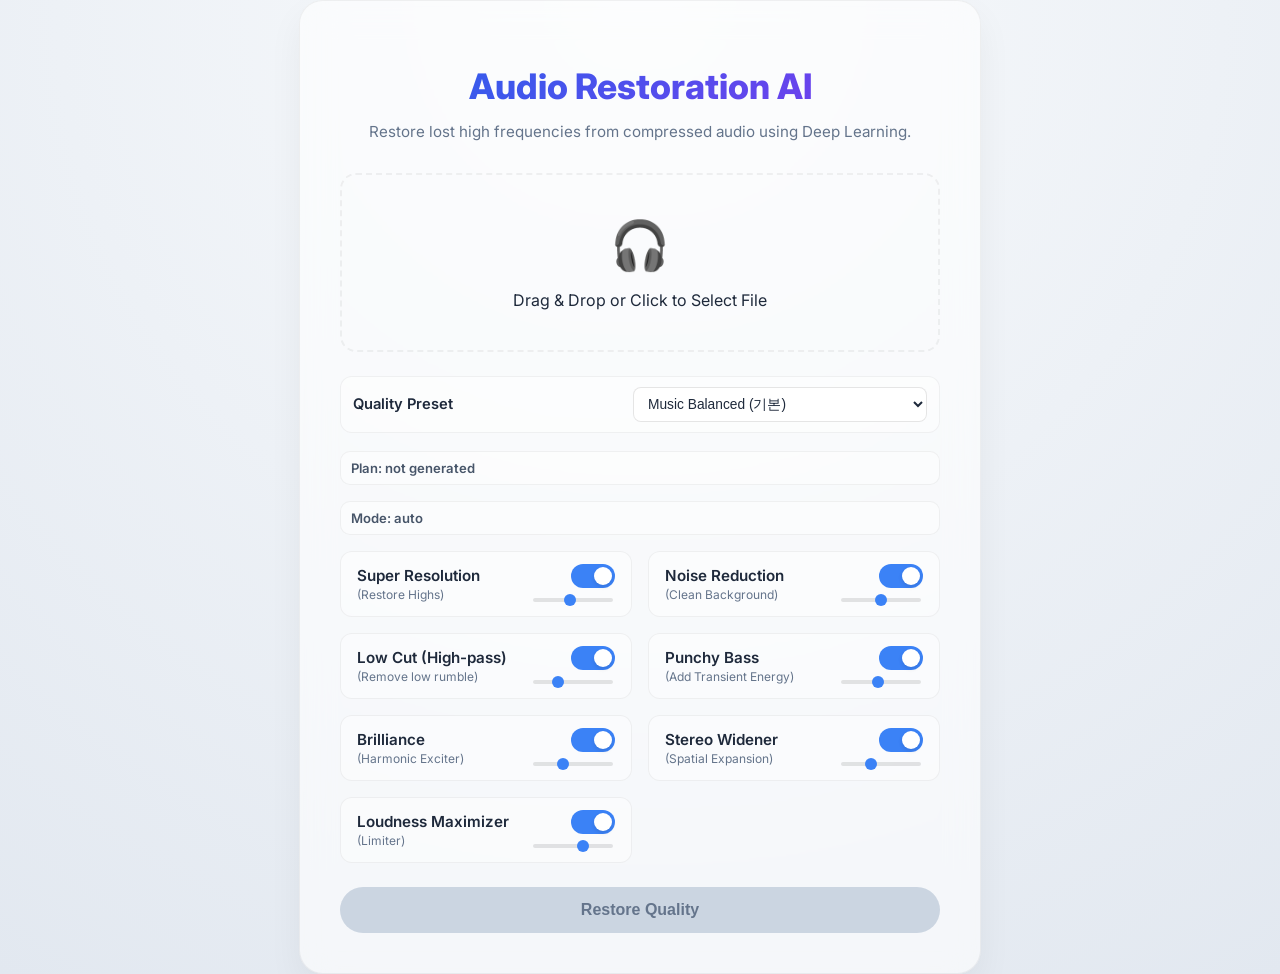
<file: frontend/index.html>
<!DOCTYPE html>
<html lang="en">
<head>
    <meta charset="UTF-8">
    <meta name="viewport" content="width=device-width, initial-scale=1.0">
    <title>Audio Restoration AI</title>
    <link rel="manifest" href="./manifest.json">
    <link rel="stylesheet" href="index.css">
    <link href="https://fonts.googleapis.com/css2?family=Inter:wght@400;600;800&display=swap" rel="stylesheet">
</head>
<body>
    <div class="container">
        <h1>Audio Restoration AI</h1>
        <p class="subtitle">Restore lost high frequencies from compressed audio using Deep Learning.</p>
        
        <form id="upload-form">
            <div class="upload-area" id="drop-zone">
                <div class="icon">🎧</div>
                <div id="file-name-display">Drag & Drop or Click to Select File</div>
                <input type="file" id="audio-file" accept="audio/*" required>
            </div>

            <div class="preset-row">
                <label for="quality-preset">Quality Preset</label>
                <select id="quality-preset">
                    <option value="music_balanced" selected>Music Balanced (기본)</option>
                    <option value="voice_clean">Voice Clean (보컬/대화)</option>
                    <option value="compressed_repair">Compressed Repair (저비트레이트 복원)</option>
                </select>
            </div>
            <div id="plan-source-badge" class="plan-source-badge">Plan: not generated</div>
            <div id="processing-mode-badge" class="plan-source-badge">Mode: auto</div>
            
            <div class="options-grid">
                <label class="toggle-container">
                    <span>Super Resolution <small>(Restore Highs)</small></span>
                    <div class="control-group">
                        <label class="switch">
                            <input type="checkbox" id="opt-super-res" checked>
                            <span class="slider round"></span>
                        </label>
                        <input type="range" id="val-super-res" min="0" max="100" value="50" class="intensity-slider">
                    </div>
                </label>
                <label class="toggle-container">
                    <span>Noise Reduction <small>(Clean Background)</small></span>
                    <div class="control-group">
                        <label class="switch">
                            <input type="checkbox" id="opt-noise-reduction" checked>
                            <span class="slider round"></span>
                        </label>
                        <input type="range" id="val-noise-reduction" min="0" max="100" value="60" class="intensity-slider">
                    </div>
                </label>
                <label class="toggle-container">
                    <span>Low Cut (High-pass) <small>(Remove low rumble)</small></span>
                    <div class="control-group">
                        <label class="switch">
                            <input type="checkbox" id="opt-highpass" checked>
                            <span class="slider round"></span>
                        </label>
                       <input type="range" id="val-highpass" min="20" max="200" value="80" class="intensity-slider">
                    </div>
                </label>
                <label class="toggle-container">
                    <span>Punchy Bass <small>(Add Transient Energy)</small></span>
                    <div class="control-group">
                        <label class="switch">
                            <input type="checkbox" id="opt-punchy-bass" checked>
                            <span class="slider round"></span>
                        </label>
                        <input type="range" id="val-punchy-bass" min="0" max="100" value="50" class="intensity-slider">
                    </div>
                </label>
                <label class="toggle-container">
                    <span>Brilliance <small>(Harmonic Exciter)</small></span>
                    <div class="control-group">
                        <label class="switch">
                            <input type="checkbox" id="opt-brilliance" checked>
                            <span class="slider round"></span>
                        </label>
                        <input type="range" id="val-brilliance" min="0" max="100" value="40" class="intensity-slider">
                    </div>
                </label>
                <label class="toggle-container">
                    <span>Stereo Widener <small>(Spatial Expansion)</small></span>
                    <div class="control-group">
                        <label class="switch">
                            <input type="checkbox" id="opt-stereo" checked>
                            <span class="slider round"></span>
                        </label>
                        <input type="range" id="val-stereo" min="0" max="100" value="40" class="intensity-slider">
                    </div>
                </label>
                <label class="toggle-container">
                    <span>Loudness Maximizer <small>(Limiter)</small></span>
                    <div class="control-group">
                        <label class="switch">
                            <input type="checkbox" id="opt-limiter" checked>
                            <span class="slider round"></span>
                        </label>
                        <input type="range" id="val-limiter" min="0" max="100" value="80" class="intensity-slider">
                    </div>
                </label>
            </div>
            
            <div id="warning-box" class="warning-box" style="display: none;"></div>

            <button type="submit" id="submit-btn" class="primary-btn" disabled>Restore Quality</button>
        </form>

        <div class="loader-container" id="loader">
            <div class="loader"></div>
            <div class="status-text">Processing Audio with AI...</div>
        </div>

        <div class="result-area" id="result-area">
            <h3>Restoration Complete!</h3>
            
            <div id="analysis-report" class="analysis-report">
                <h4>📊 전문 마스터링 데이터 리포트</h4>
                <div class="metric">
                    <span class="label">체감 볼륨 (LUFS):</span>
                    <span id="metric-lufs" class="value">--</span>
                </div>
                <div class="metric">
                    <span class="label">다이내믹스 (Crest Factor):</span>
                    <span id="metric-crest" class="value">--</span>
                </div>
                <div class="metric">
                    <span class="label">위상 상관계수 (Phase Corr):</span>
                    <span id="metric-phase" class="value">--</span>
                </div>
                <div id="analysis-feedback" class="feedback-box"></div>
            </div>

            <p style="color: #64748b; font-size: 0.9rem; margin-top: 24px; margin-bottom: 8px;">Original Audio:</p>
            <audio id="original-player" class="audio-player" controls></audio>
            
            <p style="color: #64748b; font-size: 0.9rem; margin-top: 16px; margin-bottom: 8px;">Restored Audio:</p>
            <audio id="restored-player" class="audio-player" controls></audio>

            <div class="feedback-actions">
                <button type="button" class="feedback-btn" data-feedback="good">👍 좋음</button>
                <button type="button" class="feedback-btn" data-feedback="neutral">😐 보통</button>
                <button type="button" class="feedback-btn" data-feedback="bad">👎 별로</button>
            </div>
            <div id="feedback-status" class="feedback-status"></div>
            
            <a href="#" id="download-link" class="download-btn" download>📥 Download High-Quality Audio (.wav)</a>
        </div>
    </div>
    <script src="app.js"></script>
</body>
</html>
</file>
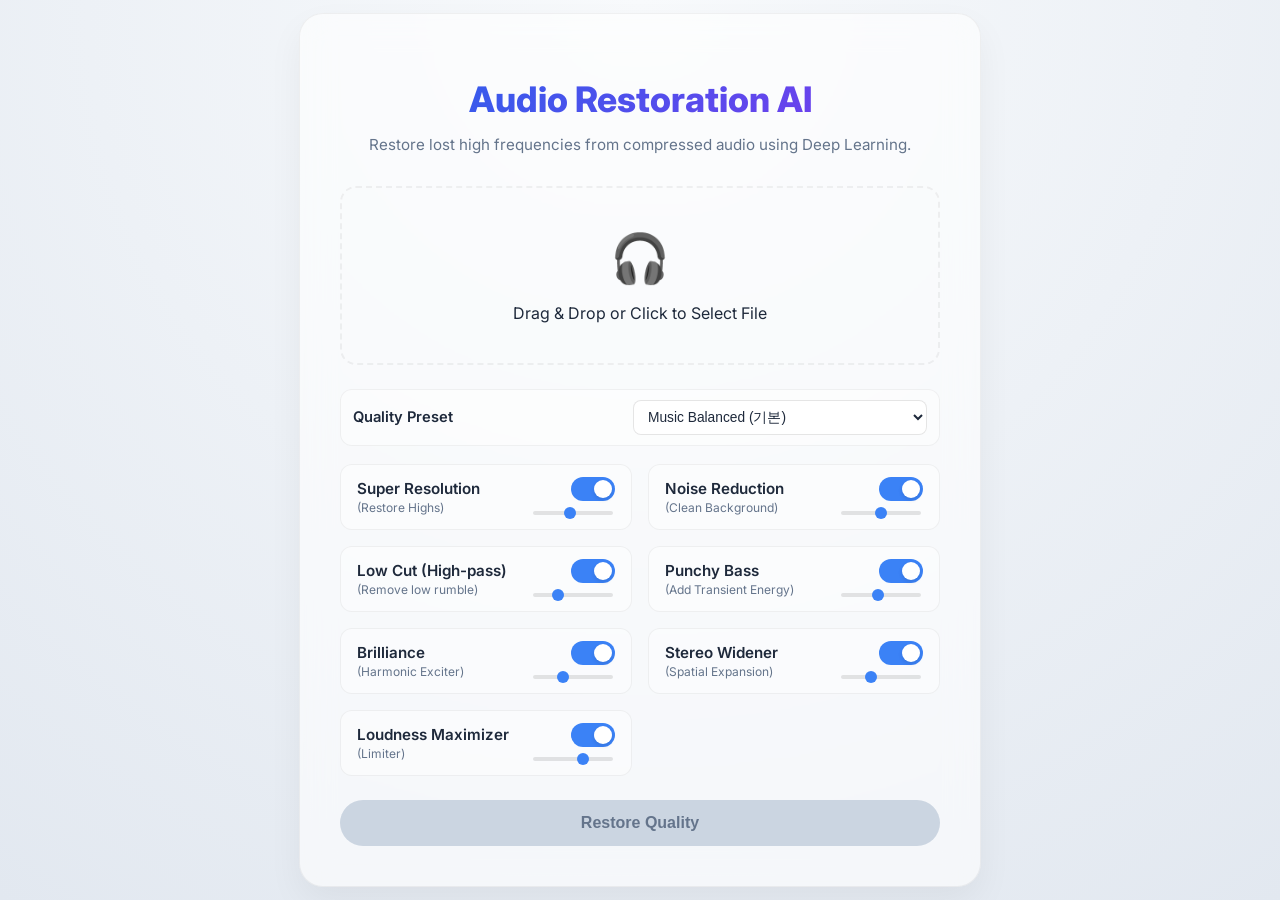
<file: test/backups/20260414_194504/index.html>
<!DOCTYPE html>
<html lang="en">
<head>
    <meta charset="UTF-8">
    <meta name="viewport" content="width=device-width, initial-scale=1.0">
    <title>Audio Restoration AI</title>
    <link rel="manifest" href="./manifest.json">
    <link rel="stylesheet" href="index.css">
    <link href="https://fonts.googleapis.com/css2?family=Inter:wght@400;600;800&display=swap" rel="stylesheet">
</head>
<body>
    <div class="container">
        <h1>Audio Restoration AI</h1>
        <p class="subtitle">Restore lost high frequencies from compressed audio using Deep Learning.</p>
        
        <form id="upload-form">
            <div class="upload-area" id="drop-zone">
                <div class="icon">🎧</div>
                <div id="file-name-display">Drag & Drop or Click to Select File</div>
                <input type="file" id="audio-file" accept="audio/*" required>
            </div>

            <div class="preset-row">
                <label for="quality-preset">Quality Preset</label>
                <select id="quality-preset">
                    <option value="music_balanced" selected>Music Balanced (기본)</option>
                    <option value="voice_clean">Voice Clean (보컬/대화)</option>
                    <option value="compressed_repair">Compressed Repair (저비트레이트 복원)</option>
                </select>
            </div>
            
            <div class="options-grid">
                <label class="toggle-container">
                    <span>Super Resolution <small>(Restore Highs)</small></span>
                    <div class="control-group">
                        <label class="switch">
                            <input type="checkbox" id="opt-super-res" checked>
                            <span class="slider round"></span>
                        </label>
                        <input type="range" id="val-super-res" min="0" max="100" value="50" class="intensity-slider">
                    </div>
                </label>
                <label class="toggle-container">
                    <span>Noise Reduction <small>(Clean Background)</small></span>
                    <div class="control-group">
                        <label class="switch">
                            <input type="checkbox" id="opt-noise-reduction" checked>
                            <span class="slider round"></span>
                        </label>
                        <input type="range" id="val-noise-reduction" min="0" max="100" value="60" class="intensity-slider">
                    </div>
                </label>
                <label class="toggle-container">
                    <span>Low Cut (High-pass) <small>(Remove low rumble)</small></span>
                    <div class="control-group">
                        <label class="switch">
                            <input type="checkbox" id="opt-highpass" checked>
                            <span class="slider round"></span>
                        </label>
                       <input type="range" id="val-highpass" min="20" max="200" value="80" class="intensity-slider">
                    </div>
                </label>
                <label class="toggle-container">
                    <span>Punchy Bass <small>(Add Transient Energy)</small></span>
                    <div class="control-group">
                        <label class="switch">
                            <input type="checkbox" id="opt-punchy-bass" checked>
                            <span class="slider round"></span>
                        </label>
                        <input type="range" id="val-punchy-bass" min="0" max="100" value="50" class="intensity-slider">
                    </div>
                </label>
                <label class="toggle-container">
                    <span>Brilliance <small>(Harmonic Exciter)</small></span>
                    <div class="control-group">
                        <label class="switch">
                            <input type="checkbox" id="opt-brilliance" checked>
                            <span class="slider round"></span>
                        </label>
                        <input type="range" id="val-brilliance" min="0" max="100" value="40" class="intensity-slider">
                    </div>
                </label>
                <label class="toggle-container">
                    <span>Stereo Widener <small>(Spatial Expansion)</small></span>
                    <div class="control-group">
                        <label class="switch">
                            <input type="checkbox" id="opt-stereo" checked>
                            <span class="slider round"></span>
                        </label>
                        <input type="range" id="val-stereo" min="0" max="100" value="40" class="intensity-slider">
                    </div>
                </label>
                <label class="toggle-container">
                    <span>Loudness Maximizer <small>(Limiter)</small></span>
                    <div class="control-group">
                        <label class="switch">
                            <input type="checkbox" id="opt-limiter" checked>
                            <span class="slider round"></span>
                        </label>
                        <input type="range" id="val-limiter" min="0" max="100" value="80" class="intensity-slider">
                    </div>
                </label>
            </div>
            
            <div id="warning-box" class="warning-box" style="display: none;"></div>

            <button type="submit" id="submit-btn" class="primary-btn" disabled>Restore Quality</button>
        </form>

        <div class="loader-container" id="loader">
            <div class="loader"></div>
            <div class="status-text">Processing Audio with AI...</div>
        </div>

        <div class="result-area" id="result-area">
            <h3>Restoration Complete!</h3>
            
            <div id="analysis-report" class="analysis-report">
                <h4>📊 전문 마스터링 데이터 리포트</h4>
                <div class="metric">
                    <span class="label">체감 볼륨 (LUFS):</span>
                    <span id="metric-lufs" class="value">--</span>
                </div>
                <div class="metric">
                    <span class="label">다이내믹스 (Crest Factor):</span>
                    <span id="metric-crest" class="value">--</span>
                </div>
                <div class="metric">
                    <span class="label">위상 상관계수 (Phase Corr):</span>
                    <span id="metric-phase" class="value">--</span>
                </div>
                <div id="analysis-feedback" class="feedback-box"></div>
            </div>

            <p style="color: #64748b; font-size: 0.9rem; margin-top: 24px; margin-bottom: 8px;">Original Audio:</p>
            <audio id="original-player" class="audio-player" controls></audio>
            
            <p style="color: #64748b; font-size: 0.9rem; margin-top: 16px; margin-bottom: 8px;">Restored Audio:</p>
            <audio id="restored-player" class="audio-player" controls></audio>
            
            <a href="#" id="download-link" class="download-btn" download>📥 Download High-Quality Audio (.wav)</a>
        </div>
    </div>
    <script src="app.js"></script>
</body>
</html>
</file>
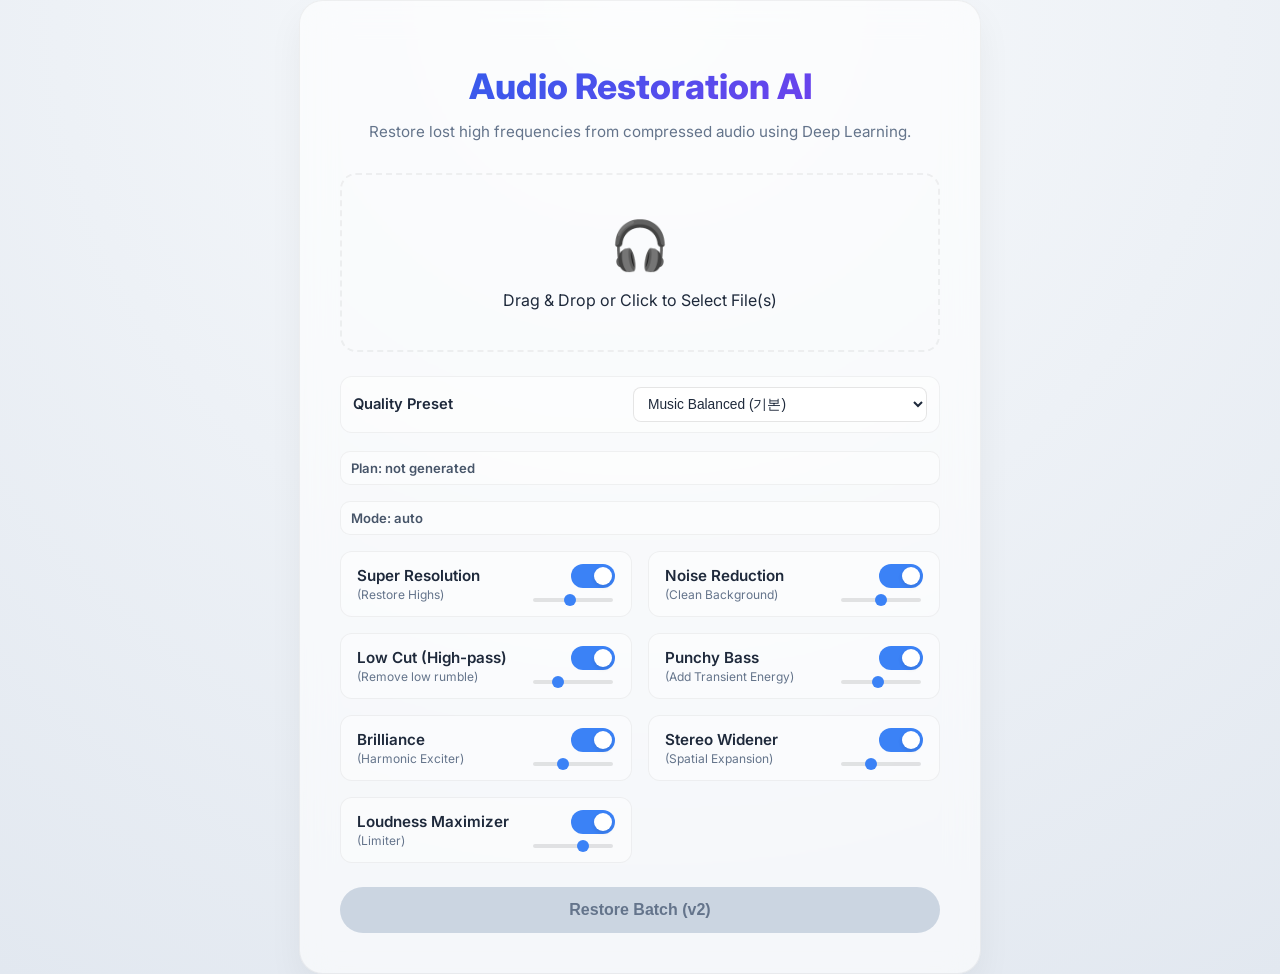
<file: test/frontend/index_v2.html>
<!DOCTYPE html>
<html lang="en">
<head>
    <meta charset="UTF-8">
    <meta name="viewport" content="width=device-width, initial-scale=1.0">
    <title>Audio Restoration AI (v2)</title>
    <link rel="manifest" href="./manifest.json">
    <link rel="stylesheet" href="index_v2.css">
    <link href="https://fonts.googleapis.com/css2?family=Inter:wght@400;600;800&display=swap" rel="stylesheet">
</head>
<body>
    <div class="container">
        <h1>Audio Restoration AI</h1>
        <p class="subtitle">Restore lost high frequencies from compressed audio using Deep Learning.</p>
        
        <form id="upload-form">
            <div class="upload-area" id="drop-zone">
                <div class="icon">🎧</div>
                <div id="file-name-display">Drag & Drop or Click to Select File(s)</div>
                <input type="file" id="audio-file" accept="audio/*" multiple required>
            </div>

            <div class="preset-row">
                <label for="quality-preset">Quality Preset</label>
                <select id="quality-preset">
                    <option value="music_balanced" selected>Music Balanced (기본)</option>
                    <option value="voice_clean">Voice Clean (보컬/대화)</option>
                    <option value="compressed_repair">Compressed Repair (저비트레이트 복원)</option>
                </select>
            </div>
            <div id="plan-source-badge" class="plan-source-badge">Plan: not generated</div>
            <div id="processing-mode-badge" class="plan-source-badge">Mode: auto</div>
            
            <div class="options-grid">
                <label class="toggle-container">
                    <span>Super Resolution <small>(Restore Highs)</small></span>
                    <div class="control-group">
                        <label class="switch">
                            <input type="checkbox" id="opt-super-res" checked>
                            <span class="slider round"></span>
                        </label>
                        <input type="range" id="val-super-res" min="0" max="100" value="50" class="intensity-slider">
                    </div>
                </label>
                <label class="toggle-container">
                    <span>Noise Reduction <small>(Clean Background)</small></span>
                    <div class="control-group">
                        <label class="switch">
                            <input type="checkbox" id="opt-noise-reduction" checked>
                            <span class="slider round"></span>
                        </label>
                        <input type="range" id="val-noise-reduction" min="0" max="100" value="60" class="intensity-slider">
                    </div>
                </label>
                <label class="toggle-container">
                    <span>Low Cut (High-pass) <small>(Remove low rumble)</small></span>
                    <div class="control-group">
                        <label class="switch">
                            <input type="checkbox" id="opt-highpass" checked>
                            <span class="slider round"></span>
                        </label>
                       <input type="range" id="val-highpass" min="20" max="200" value="80" class="intensity-slider">
                    </div>
                </label>
                <label class="toggle-container">
                    <span>Punchy Bass <small>(Add Transient Energy)</small></span>
                    <div class="control-group">
                        <label class="switch">
                            <input type="checkbox" id="opt-punchy-bass" checked>
                            <span class="slider round"></span>
                        </label>
                        <input type="range" id="val-punchy-bass" min="0" max="100" value="50" class="intensity-slider">
                    </div>
                </label>
                <label class="toggle-container">
                    <span>Brilliance <small>(Harmonic Exciter)</small></span>
                    <div class="control-group">
                        <label class="switch">
                            <input type="checkbox" id="opt-brilliance" checked>
                            <span class="slider round"></span>
                        </label>
                        <input type="range" id="val-brilliance" min="0" max="100" value="40" class="intensity-slider">
                    </div>
                </label>
                <label class="toggle-container">
                    <span>Stereo Widener <small>(Spatial Expansion)</small></span>
                    <div class="control-group">
                        <label class="switch">
                            <input type="checkbox" id="opt-stereo" checked>
                            <span class="slider round"></span>
                        </label>
                        <input type="range" id="val-stereo" min="0" max="100" value="40" class="intensity-slider">
                    </div>
                </label>
                <label class="toggle-container">
                    <span>Loudness Maximizer <small>(Limiter)</small></span>
                    <div class="control-group">
                        <label class="switch">
                            <input type="checkbox" id="opt-limiter" checked>
                            <span class="slider round"></span>
                        </label>
                        <input type="range" id="val-limiter" min="0" max="100" value="80" class="intensity-slider">
                    </div>
                </label>
            </div>
            
            <div id="warning-box" class="warning-box" style="display: none;"></div>

            <button type="submit" id="submit-btn" class="primary-btn" disabled>Restore Batch (v2)</button>
        </form>

        <div class="loader-container" id="loader">
            <div class="loader"></div>
            <div class="status-text">Processing Audio with AI...</div>
        </div>

        <div class="result-area" id="result-area">
            <h3>Restoration Complete!</h3>
            
            <div id="analysis-report" class="analysis-report">
                <h4>📊 전문 마스터링 데이터 리포트</h4>
                <div class="metric">
                    <span class="label">체감 볼륨 (LUFS):</span>
                    <span id="metric-lufs" class="value">--</span>
                </div>
                <div class="metric">
                    <span class="label">다이내믹스 (Crest Factor):</span>
                    <span id="metric-crest" class="value">--</span>
                </div>
                <div class="metric">
                    <span class="label">위상 상관계수 (Phase Corr):</span>
                    <span id="metric-phase" class="value">--</span>
                </div>
                <div id="analysis-feedback" class="feedback-box"></div>
            </div>

            <p style="color: #64748b; font-size: 0.9rem; margin-top: 24px; margin-bottom: 8px;">Original Audio:</p>
            <audio id="original-player" class="audio-player" controls></audio>
            
            <p style="color: #64748b; font-size: 0.9rem; margin-top: 16px; margin-bottom: 8px;">Restored Audio:</p>
            <audio id="restored-player" class="audio-player" controls></audio>

            <div class="feedback-actions">
                <button type="button" class="feedback-btn" data-feedback="good">👍 좋음</button>
                <button type="button" class="feedback-btn" data-feedback="neutral">😐 보통</button>
                <button type="button" class="feedback-btn" data-feedback="bad">👎 별로</button>
            </div>
            <div id="feedback-status" class="feedback-status"></div>
            
            <a href="#" id="download-link" class="download-btn" download>📥 Download High-Quality Audio (.wav)</a>
        </div>
    </div>
    <script src="app_v2.js"></script>
</body>
</html>
</file>
<file: frontend/index.css>
/* Glassmorphism & Soft Light Theme */
:root {
  --bg-color: #e2e8f0; /* Slate 200 - soft off-white/gray */
  --text-primary: #1e293b; /* Slate 800 */
  --accent-color: #3b82f6; /* Blue 500 */
  --accent-hover: #2563eb; /* Blue 600 */
  --glass-bg: rgba(255, 255, 255, 0.6); /* White glass with opacity */
  --glass-border: rgba(0, 0, 0, 0.05); /* Subtle dark border */
  --error: #ef4444;
}

body {
  margin: 0;
  padding: 0;
  background-color: var(--bg-color);
  color: var(--text-primary);
  font-family: 'Inter', -apple-system, sans-serif;
  min-height: 100vh;
  display: flex;
  flex-direction: column;
  justify-content: center;
  align-items: center;
  overflow-x: hidden;
  background: radial-gradient(circle at top, #f8fafc, #e2e8f0);
}

.container {
  width: 90%;
  max-width: 600px;
  background: var(--glass-bg);
  backdrop-filter: blur(16px);
  -webkit-backdrop-filter: blur(16px);
  border: 1px solid var(--glass-border);
  border-radius: 24px;
  padding: 40px;
  box-shadow: 0 15px 35px rgba(0, 0, 0, 0.05);
  text-align: center;
  transition: transform 0.3s ease, box-shadow 0.3s ease;
}

.container:hover {
  box-shadow: 0 20px 45px rgba(0, 0, 0, 0.08);
}

h1 {
  font-size: 2.2rem;
  margin-bottom: 8px;
  background: linear-gradient(135deg, #2563eb, #7c3aed);
  -webkit-background-clip: text;
  -webkit-text-fill-color: transparent;
  font-weight: 800;
}

p.subtitle {
  color: #64748b;
  margin-bottom: 32px;
  font-size: 0.95rem;
}

.preset-row {
  display: flex;
  justify-content: space-between;
  align-items: center;
  gap: 12px;
  margin-bottom: 18px;
  background: rgba(255, 255, 255, 0.45);
  border: 1px solid var(--glass-border);
  border-radius: 12px;
  padding: 10px 12px;
}

.preset-row label {
  font-size: 0.92rem;
  font-weight: 600;
  color: var(--text-primary);
}

.preset-row select {
  border: 1px solid rgba(0, 0, 0, 0.1);
  border-radius: 8px;
  background: #fff;
  color: var(--text-primary);
  font-size: 0.86rem;
  padding: 8px 10px;
}

.plan-source-badge {
  margin-bottom: 16px;
  padding: 8px 10px;
  border: 1px solid var(--glass-border);
  border-radius: 10px;
  font-size: 0.82rem;
  font-weight: 600;
  color: #475569;
  background: rgba(255, 255, 255, 0.45);
  text-align: left;
}

.plan-source-badge.external {
  color: #065f46;
  border-color: rgba(16, 185, 129, 0.35);
  background: rgba(16, 185, 129, 0.12);
}

.plan-source-badge.fallback {
  color: #92400e;
  border-color: rgba(245, 158, 11, 0.35);
  background: rgba(245, 158, 11, 0.12);
}

.plan-source-badge.mode-fast {
  color: #1d4ed8;
  border-color: rgba(59, 130, 246, 0.35);
  background: rgba(59, 130, 246, 0.1);
}

.upload-area {
  border: 2px dashed var(--glass-border);
  border-radius: 16px;
  padding: 40px 20px;
  cursor: pointer;
  transition: all 0.3s ease;
  position: relative;
  overflow: hidden;
  margin-bottom: 24px;
}

.upload-area:hover, .upload-area.dragover {
  border-color: var(--accent-color);
  background: rgba(59, 130, 246, 0.05);
}

.upload-area input[type="file"] {
  position: absolute;
  top: 0;
  left: 0;
  width: 100%;
  height: 100%;
  opacity: 0;
  cursor: pointer;
}

.upload-area .icon {
  font-size: 48px;
  margin-bottom: 16px;
}

.primary-btn {
  background: var(--accent-color);
  color: #fff;
  border: none;
  padding: 14px 28px;
  font-size: 1rem;
  font-weight: 600;
  border-radius: 50px;
  cursor: pointer;
  transition: background 0.3s ease, transform 0.2s ease;
  width: 100%;
  box-shadow: 0 4px 14px 0 rgba(59, 130, 246, 0.39);
}

.primary-btn:hover {
  background: var(--accent-hover);
  transform: translateY(-2px);
}

.primary-btn:active {
  transform: translateY(0);
}

.primary-btn:disabled {
  background: #cbd5e1;
  color: #64748b;
  cursor: not-allowed;
  transform: none;
  box-shadow: none;
}

/* Loading Animation */
.loader-container {
  display: none;
  margin-top: 24px;
}

.loader {
  border: 3px solid rgba(0,0,0,0.05);
  border-radius: 50%;
  border-top: 3px solid var(--accent-color);
  width: 24px;
  height: 24px;
  animation: spin 1s linear infinite;
  margin: 0 auto;
}

@keyframes spin {
  0% { transform: rotate(0deg); }
  100% { transform: rotate(360deg); }
}

/* Toggle Switches */
.options-grid {
  display: grid;
  grid-template-columns: 1fr 1fr;
  gap: 16px;
  text-align: left;
  margin-bottom: 24px;
}

@media (max-width: 480px) {
  .options-grid {
    grid-template-columns: 1fr;
  }
}

.toggle-container {
  display: flex;
  justify-content: space-between;
  align-items: center;
  background: rgba(255, 255, 255, 0.4);
  padding: 12px 16px;
  border-radius: 12px;
  border: 1px solid var(--glass-border);
}

.toggle-container span {
  font-size: 0.95rem;
  font-weight: 600;
  color: var(--text-primary);
  display: flex;
  flex-direction: column;
}

.toggle-container small {
  font-size: 0.75rem;
  font-weight: 400;
  color: #64748b;
  margin-top: 2px;
}

/* The switch - the box around the slider */
.switch {
  position: relative;
  display: inline-block;
  width: 44px;
  height: 24px;
  flex-shrink: 0;
}

.switch input { 
  opacity: 0;
  width: 0;
  height: 0;
}

.slider {
  position: absolute;
  cursor: pointer;
  top: 0;
  left: 0;
  right: 0;
  bottom: 0;
  background-color: #cbd5e1;
  transition: .4s;
}

.slider:before {
  position: absolute;
  content: "";
  height: 18px;
  width: 18px;
  left: 3px;
  bottom: 3px;
  background-color: white;
  transition: .4s;
  box-shadow: 0 2px 4px rgba(0,0,0,0.1);
}

input:checked + .slider {
  background-color: var(--accent-color);
}

input:checked + .slider:before {
  transform: translateX(20px);
}

/* Rounded sliders */
.slider.round {
  border-radius: 24px;
}

.slider.round:before {
  border-radius: 50%;
}

.control-group {
  display: flex;
  flex-direction: column;
  align-items: flex-end;
  gap: 8px;
}

.intensity-slider {
  -webkit-appearance: none;
  width: 80px;
  height: 4px;
  background: rgba(0, 0, 0, 0.1);
  border-radius: 2px;
  outline: none;
}

.intensity-slider::-webkit-slider-thumb {
  -webkit-appearance: none;
  appearance: none;
  width: 12px;
  height: 12px;
  border-radius: 50%;
  background: var(--accent-color);
  cursor: pointer;
}

.warning-box {
  background: rgba(245, 158, 11, 0.1);
  border: 1px solid rgba(245, 158, 11, 0.4);
  color: #b45309;
  padding: 12px 16px;
  border-radius: 12px;
  margin-bottom: 24px;
  font-size: 0.85rem;
  font-weight: 600;
  text-align: left;
  line-height: 1.4;
  animation: fadeIn 0.3s ease;
}

.warning-box.danger {
  background: rgba(239, 68, 68, 0.1);
  border-color: rgba(239, 68, 68, 0.4);
  color: #b91c1c;
}

@keyframes fadeIn {
  from { opacity: 0; transform: translateY(-5px); }
  to { opacity: 1; transform: translateY(0); }
}

/* Audio Analysis Report */
.analysis-report {
  background: var(--glass-bg);
  border: 1px solid var(--glass-border);
  border-radius: 12px;
  padding: 16px;
  margin: 20px 0;
  text-align: left;
  box-shadow: 0 4px 6px var(--shadow-color);
}

.analysis-report h4 {
  margin: 0 0 12px 0;
  color: var(--text-primary);
  font-size: 1rem;
}

.metric {
  display: flex;
  justify-content: space-between;
  margin-bottom: 8px;
  font-size: 0.9rem;
}

.metric .label {
  color: #64748b;
}

.metric .value {
  font-weight: 600;
  color: var(--text-primary);
}

.metric .value.warning {
  color: #b45309;
}

.metric .value.danger {
  color: #b91c1c;
}

.metric .value.good {
  color: #15803d;
}

.feedback-box {
  margin-top: 12px;
  padding-top: 12px;
  border-top: 1px dashed rgba(0,0,0,0.1);
  font-size: 0.85rem;
  color: #334155;
  line-height: 1.4;
}

.result-area {
  display: none;
  margin-top: 32px;
  text-align: left;
  border-top: 1px solid var(--glass-border);
  padding-top: 24px;
}

.audio-player {
  width: 100%;
  margin-top: 16px;
  outline: none;
}

.status-text {
  margin-top: 12px;
  font-size: 0.9rem;
  color: #64748b;
}

.download-btn {
  display: inline-block;
  margin-top: 16px;
  text-decoration: none;
  background: rgba(59, 130, 246, 0.1);
  color: var(--accent-color);
  font-weight: 600;
  padding: 10px 20px;
  border-radius: 8px;
  font-size: 0.9rem;
  transition: background 0.3s ease;
}

.download-btn:hover {
  background: rgba(59, 130, 246, 0.2);
}

.feedback-actions {
  margin-top: 12px;
  display: flex;
  gap: 8px;
}

.feedback-btn {
  border: 1px solid var(--glass-border);
  background: rgba(255, 255, 255, 0.6);
  color: var(--text-primary);
  padding: 8px 10px;
  border-radius: 8px;
  cursor: pointer;
  font-size: 0.82rem;
}

.feedback-btn:hover {
  background: rgba(59, 130, 246, 0.08);
}

.feedback-status {
  margin-top: 8px;
  font-size: 0.82rem;
  color: #475569;
}
</file>
<file: test/backups/20260414_194504/index.css>
/* Glassmorphism & Soft Light Theme */
:root {
  --bg-color: #e2e8f0; /* Slate 200 - soft off-white/gray */
  --text-primary: #1e293b; /* Slate 800 */
  --accent-color: #3b82f6; /* Blue 500 */
  --accent-hover: #2563eb; /* Blue 600 */
  --glass-bg: rgba(255, 255, 255, 0.6); /* White glass with opacity */
  --glass-border: rgba(0, 0, 0, 0.05); /* Subtle dark border */
  --error: #ef4444;
}

body {
  margin: 0;
  padding: 0;
  background-color: var(--bg-color);
  color: var(--text-primary);
  font-family: 'Inter', -apple-system, sans-serif;
  min-height: 100vh;
  display: flex;
  flex-direction: column;
  justify-content: center;
  align-items: center;
  overflow-x: hidden;
  background: radial-gradient(circle at top, #f8fafc, #e2e8f0);
}

.container {
  width: 90%;
  max-width: 600px;
  background: var(--glass-bg);
  backdrop-filter: blur(16px);
  -webkit-backdrop-filter: blur(16px);
  border: 1px solid var(--glass-border);
  border-radius: 24px;
  padding: 40px;
  box-shadow: 0 15px 35px rgba(0, 0, 0, 0.05);
  text-align: center;
  transition: transform 0.3s ease, box-shadow 0.3s ease;
}

.container:hover {
  box-shadow: 0 20px 45px rgba(0, 0, 0, 0.08);
}

h1 {
  font-size: 2.2rem;
  margin-bottom: 8px;
  background: linear-gradient(135deg, #2563eb, #7c3aed);
  -webkit-background-clip: text;
  -webkit-text-fill-color: transparent;
  font-weight: 800;
}

p.subtitle {
  color: #64748b;
  margin-bottom: 32px;
  font-size: 0.95rem;
}

.preset-row {
  display: flex;
  justify-content: space-between;
  align-items: center;
  gap: 12px;
  margin-bottom: 18px;
  background: rgba(255, 255, 255, 0.45);
  border: 1px solid var(--glass-border);
  border-radius: 12px;
  padding: 10px 12px;
}

.preset-row label {
  font-size: 0.92rem;
  font-weight: 600;
  color: var(--text-primary);
}

.preset-row select {
  border: 1px solid rgba(0, 0, 0, 0.1);
  border-radius: 8px;
  background: #fff;
  color: var(--text-primary);
  font-size: 0.86rem;
  padding: 8px 10px;
}

.upload-area {
  border: 2px dashed var(--glass-border);
  border-radius: 16px;
  padding: 40px 20px;
  cursor: pointer;
  transition: all 0.3s ease;
  position: relative;
  overflow: hidden;
  margin-bottom: 24px;
}

.upload-area:hover, .upload-area.dragover {
  border-color: var(--accent-color);
  background: rgba(59, 130, 246, 0.05);
}

.upload-area input[type="file"] {
  position: absolute;
  top: 0;
  left: 0;
  width: 100%;
  height: 100%;
  opacity: 0;
  cursor: pointer;
}

.upload-area .icon {
  font-size: 48px;
  margin-bottom: 16px;
}

.primary-btn {
  background: var(--accent-color);
  color: #fff;
  border: none;
  padding: 14px 28px;
  font-size: 1rem;
  font-weight: 600;
  border-radius: 50px;
  cursor: pointer;
  transition: background 0.3s ease, transform 0.2s ease;
  width: 100%;
  box-shadow: 0 4px 14px 0 rgba(59, 130, 246, 0.39);
}

.primary-btn:hover {
  background: var(--accent-hover);
  transform: translateY(-2px);
}

.primary-btn:active {
  transform: translateY(0);
}

.primary-btn:disabled {
  background: #cbd5e1;
  color: #64748b;
  cursor: not-allowed;
  transform: none;
  box-shadow: none;
}

/* Loading Animation */
.loader-container {
  display: none;
  margin-top: 24px;
}

.loader {
  border: 3px solid rgba(0,0,0,0.05);
  border-radius: 50%;
  border-top: 3px solid var(--accent-color);
  width: 24px;
  height: 24px;
  animation: spin 1s linear infinite;
  margin: 0 auto;
}

@keyframes spin {
  0% { transform: rotate(0deg); }
  100% { transform: rotate(360deg); }
}

/* Toggle Switches */
.options-grid {
  display: grid;
  grid-template-columns: 1fr 1fr;
  gap: 16px;
  text-align: left;
  margin-bottom: 24px;
}

@media (max-width: 480px) {
  .options-grid {
    grid-template-columns: 1fr;
  }
}

.toggle-container {
  display: flex;
  justify-content: space-between;
  align-items: center;
  background: rgba(255, 255, 255, 0.4);
  padding: 12px 16px;
  border-radius: 12px;
  border: 1px solid var(--glass-border);
}

.toggle-container span {
  font-size: 0.95rem;
  font-weight: 600;
  color: var(--text-primary);
  display: flex;
  flex-direction: column;
}

.toggle-container small {
  font-size: 0.75rem;
  font-weight: 400;
  color: #64748b;
  margin-top: 2px;
}

/* The switch - the box around the slider */
.switch {
  position: relative;
  display: inline-block;
  width: 44px;
  height: 24px;
  flex-shrink: 0;
}

.switch input { 
  opacity: 0;
  width: 0;
  height: 0;
}

.slider {
  position: absolute;
  cursor: pointer;
  top: 0;
  left: 0;
  right: 0;
  bottom: 0;
  background-color: #cbd5e1;
  transition: .4s;
}

.slider:before {
  position: absolute;
  content: "";
  height: 18px;
  width: 18px;
  left: 3px;
  bottom: 3px;
  background-color: white;
  transition: .4s;
  box-shadow: 0 2px 4px rgba(0,0,0,0.1);
}

input:checked + .slider {
  background-color: var(--accent-color);
}

input:checked + .slider:before {
  transform: translateX(20px);
}

/* Rounded sliders */
.slider.round {
  border-radius: 24px;
}

.slider.round:before {
  border-radius: 50%;
}

.control-group {
  display: flex;
  flex-direction: column;
  align-items: flex-end;
  gap: 8px;
}

.intensity-slider {
  -webkit-appearance: none;
  width: 80px;
  height: 4px;
  background: rgba(0, 0, 0, 0.1);
  border-radius: 2px;
  outline: none;
}

.intensity-slider::-webkit-slider-thumb {
  -webkit-appearance: none;
  appearance: none;
  width: 12px;
  height: 12px;
  border-radius: 50%;
  background: var(--accent-color);
  cursor: pointer;
}

.warning-box {
  background: rgba(245, 158, 11, 0.1);
  border: 1px solid rgba(245, 158, 11, 0.4);
  color: #b45309;
  padding: 12px 16px;
  border-radius: 12px;
  margin-bottom: 24px;
  font-size: 0.85rem;
  font-weight: 600;
  text-align: left;
  line-height: 1.4;
  animation: fadeIn 0.3s ease;
}

.warning-box.danger {
  background: rgba(239, 68, 68, 0.1);
  border-color: rgba(239, 68, 68, 0.4);
  color: #b91c1c;
}

@keyframes fadeIn {
  from { opacity: 0; transform: translateY(-5px); }
  to { opacity: 1; transform: translateY(0); }
}

/* Audio Analysis Report */
.analysis-report {
  background: var(--glass-bg);
  border: 1px solid var(--glass-border);
  border-radius: 12px;
  padding: 16px;
  margin: 20px 0;
  text-align: left;
  box-shadow: 0 4px 6px var(--shadow-color);
}

.analysis-report h4 {
  margin: 0 0 12px 0;
  color: var(--text-primary);
  font-size: 1rem;
}

.metric {
  display: flex;
  justify-content: space-between;
  margin-bottom: 8px;
  font-size: 0.9rem;
}

.metric .label {
  color: #64748b;
}

.metric .value {
  font-weight: 600;
  color: var(--text-primary);
}

.metric .value.warning {
  color: #b45309;
}

.metric .value.danger {
  color: #b91c1c;
}

.metric .value.good {
  color: #15803d;
}

.feedback-box {
  margin-top: 12px;
  padding-top: 12px;
  border-top: 1px dashed rgba(0,0,0,0.1);
  font-size: 0.85rem;
  color: #334155;
  line-height: 1.4;
}

.result-area {
  display: none;
  margin-top: 32px;
  text-align: left;
  border-top: 1px solid var(--glass-border);
  padding-top: 24px;
}

.audio-player {
  width: 100%;
  margin-top: 16px;
  outline: none;
}

.status-text {
  margin-top: 12px;
  font-size: 0.9rem;
  color: #64748b;
}

.download-btn {
  display: inline-block;
  margin-top: 16px;
  text-decoration: none;
  background: rgba(59, 130, 246, 0.1);
  color: var(--accent-color);
  font-weight: 600;
  padding: 10px 20px;
  border-radius: 8px;
  font-size: 0.9rem;
  transition: background 0.3s ease;
}

.download-btn:hover {
  background: rgba(59, 130, 246, 0.2);
}
</file>
<file: test/frontend/index_v2.css>
/* v2 stylesheet (currently extends stable style) */
@import url("./index.css");
</file>
